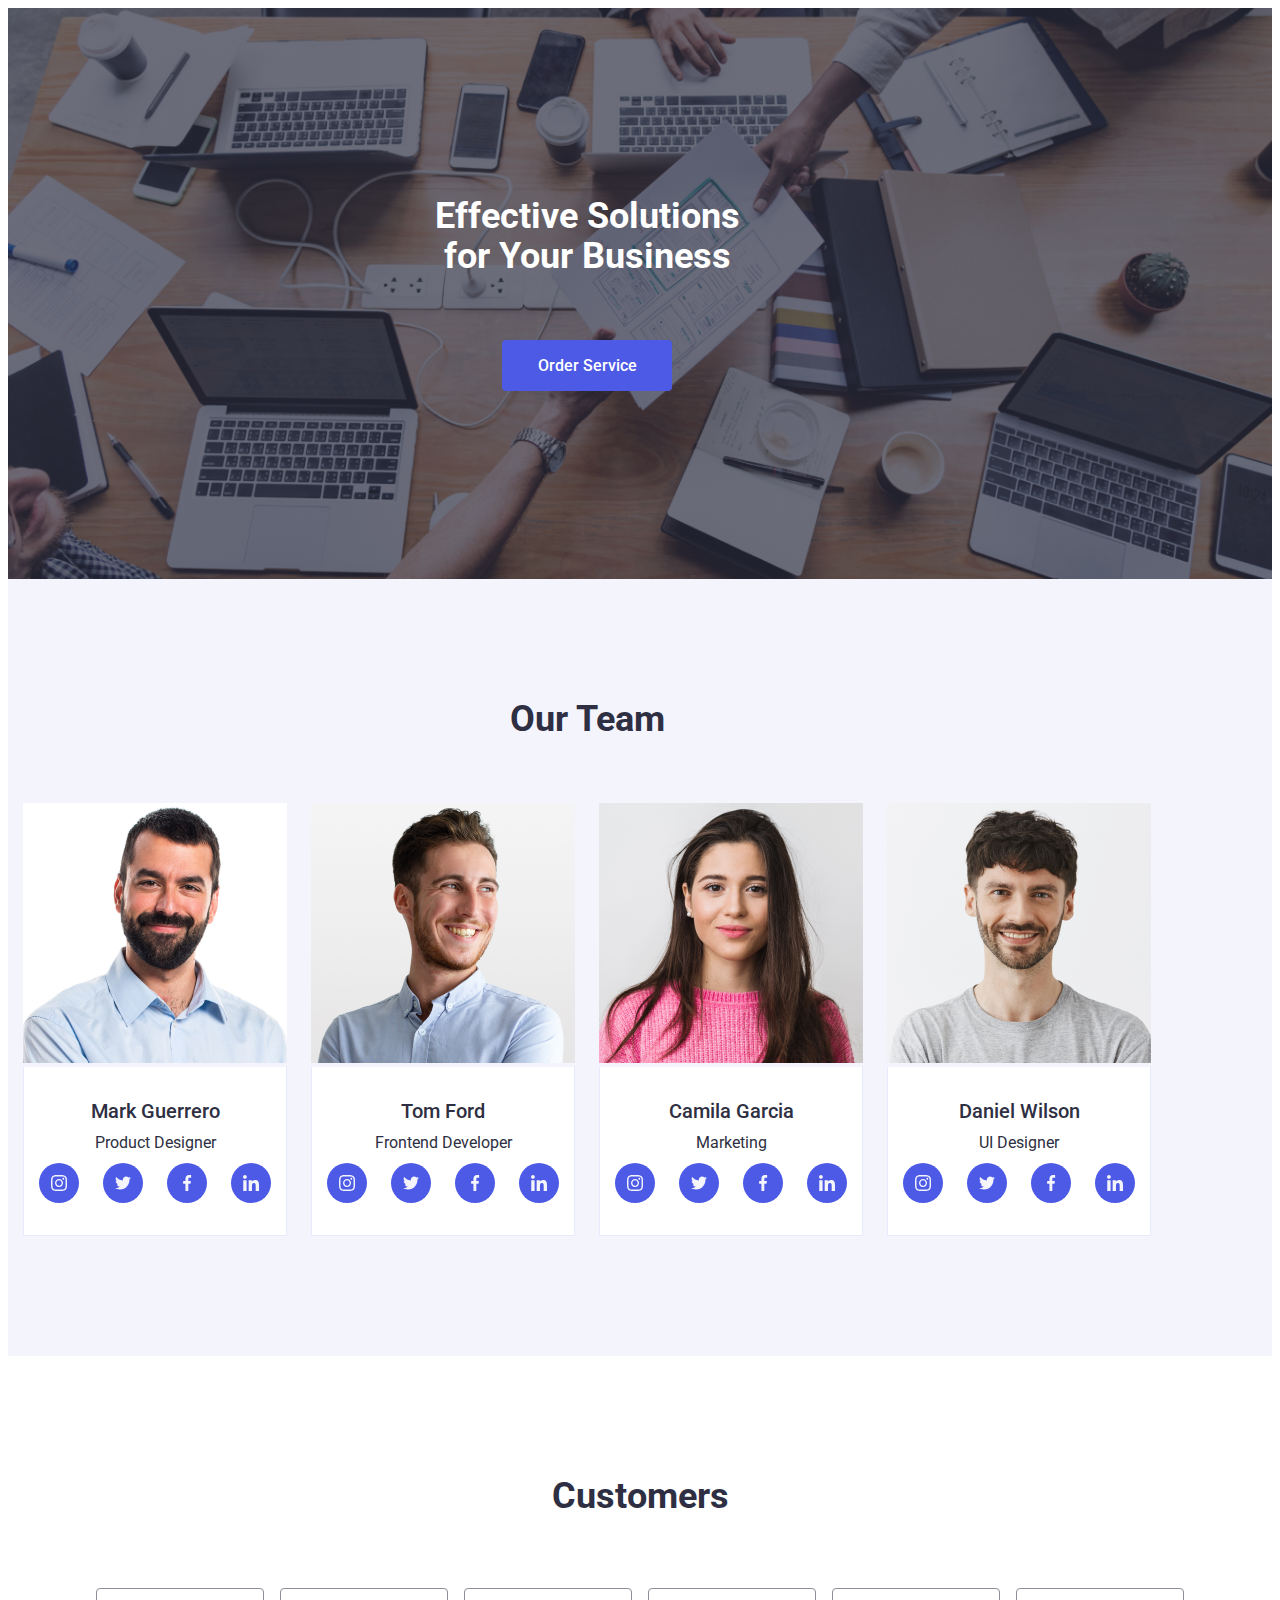
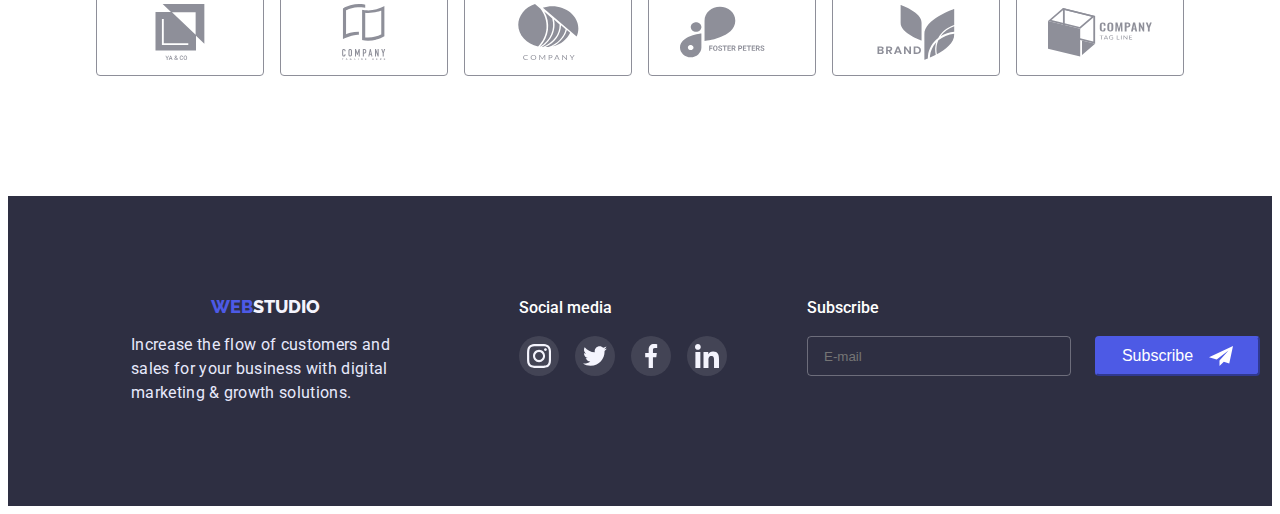
<file: index.html>
<!DOCTYPE html>
<html lang="en">
<head>
    <meta charset="UTF-8">
    <meta http-equiv="X-UA-Compatible" content="IE=edge">
    <meta name="viewport" content="width=device-width, initial-scale=1.0">
    <title>Document</title>
    <link rel="preconnect" href="https://fonts.googleapis.com"><link rel="preconnect" href="https://fonts.gstatic.com" crossorigin><link href="https://fonts.googleapis.com/css2?family=Raleway:wght@800&family=Roboto:wght@400;500;700&display=swap" 
    rel="stylesheet">
    <link rel="stylesheet" href="./css/styles.css">
    <link rel="stylesheet" href="./css/studio-mobile.css">
    <link rel="stylesheet" href="./css/studio-tablet.css">
    <link rel="stylesheet" href="./css/studio-desktop.css">
</head>
<body>
    
    <main>
<!-- <header class="header">
<div class="container">
    <nav class="header-navi">
    <a href="./index.html" class="header-logo">
        WEB<span class="span">STUDIO</span>
    </a>
    <ul class="links">
            <div class="active-page"><li class="header-link"><a href="./index.html" class="header-lin current "> <span class="studio-span"> Studio </span></a></li></div>
            
            <li class="header-link"><a href="./portfolio.html" class="header-lin">Portfolio</a></li>
            
            <li class="header-link"><a href="" class="header-lin">Contacts</a></li>

    </ul>
</nav>
        <ul class="contacts">
       <li> <a href="mailto:info@devstudio.com">info@devstudio.com</a></li>
       <li> <a href="tel:+110001111111">+11 (000) 111-11-11</a></li>
        </ul>
    </div>
</header> -->

<section class="hero">
    <div class="container hero-bg">
    <h1 class="hero-txt">
        Effective Solutions for Your Business
    </h1>
    <button name="button" class="hero-button" data-modal-open>
        Order Service
    </button>
</div>
</section>
<!-- <section class="work-ex">
    <div class="container">
    <h2 class="advantagex-txt visually-hidden">Advantages of working with us</h2>
    <ul class="advantages-punkts">
        <li class="advantages">
            <div class="adv-div">
                <svg class="advantaged-photo">
                    <use class="adv-svg" href="./images/symbol-defs.svg#icon-Group"></use>
                </svg>
            </div>
            <h3>Strategy</h3>
            <p class="txt">
                Our goal is to identify the business problem to walk away with the perfect and creative solution. 
            </p>
        </li>
        <li class="advantages">
            <div class="adv-div">
                <svg class="advantaged-photo">
                    <use class="adv-svg" href="./images/symbol-defs.svg#icon-clock-1"></use>
                </svg>
            </div>
            <h3>Punctuality</h3>
            <p class="txt">
                Bring the key message to the brand's audience for the best price within the shortest possible time. 
            </p>
        </li>
        <li class="advantages">
            <div class="adv-div">
                <svg class="advantaged-photo">
                    <use class="adv-svg" href="./images/symbol-defs.svg#icon-diagram-1"></use>
                </svg>
            </div>
            <h3>Diligence</h3>
            <p class="txt">
                Research and confirm brands that present the strongest digital growth opportunities and minimize risk.
            </p>
        </li>
        <li class="advantages adv-t">
            <div class="adv-div">
                <svg class="advantaged-photo">
                    <use class="adv-svg" href="./images/symbol-defs.svg#icon-astronaut-1"></use>
                </svg>
            </div>
            <h3>Technologies</h3>
            <p class="-txt">
                Design practice focused on digital experiences. We bring forth a deep passion for problem-solving. 
            </p>
        </li>
    </ul>
</div>
</section> -->

<section class="Our-Spec">
    <div class="container">
    <h2 class="what-doing">What are we doing</h2>
    <ul class="worksis">
        <li class="workses">
            <img src="./images/img1.png" alt="work-example" width="360">
        </li>
        <li class="workses">
            <img src="./images/img2.png" alt="work-example" width="360">
        </li>
        <li class="workses">
            <img src="./images/img3.png" alt="work-example" width="360">
        </li>
    </ul>
</div>
</section>

<section class="team">
    <div class="container">
    <h2 class="Our-Team">Our Team</h2>
    <div class="team-cont">
    <ul class="worklist">
            <li class="worklistt">
               <img src="./images/imgg1.png" alt="member of the team 1" width="264"> 
               <div class="div-container"><h3>Mark Guerrero</h3>
               <p class="Mark">Product Designer</p>
            <ul class="team-list">
                <li class="team-punkts"><a href="" class="team-link">
                    <svg class="team-icon"width="16"height="16">
                        <use href="./images/symbol-defs.svg#icon-instagram-1"></use>
                    </svg>
                </a></li>
                <li class="team-punkts"><a href="" class="team-link"><svg class="team-icon"width="16"height="16">
                    <use href="./images/symbol-defs.svg#icon-twitter"></use>
                </svg></a></li>
                <li class="team-punkts"><a href="" class="team-link"><svg class="team-icon"width="16"height="16">
                    <use href="./images/symbol-defs.svg#icon-facebook"></use>
                </svg></a></li>
                <li class="team-punkts"><a href="" class="team-link"><svg class="team-icon"width="16"height="16">
                    <use href="./images/symbol-defs.svg#icon-linkedin"></use>
                </svg></a></li>
            </ul>
            </div>
            </li>
            <li class="worklistt">
                <img src="./images/imgg2.png" alt="member of the team 2" max-width="264">
                <div class="div-container"><h3>Tom Ford</h3>
                <p class="Tom">Frontend Developer</p>
                <ul class="team-list">
                    <li class="team-punkts"><a href="" class="team-link">
                        <svg class="team-icon"width="16"height="16">
                            <use href="./images/symbol-defs.svg#icon-instagram-1"></use>
                        </svg>
                    </a></li>
                    <li class="team-punkts"><a href="" class="team-link"><svg class="team-icon"width="16"height="16">
                        <use href="./images/symbol-defs.svg#icon-twitter"></use>
                    </svg></a></li>
                    <li class="team-punkts"><a href="" class="team-link"><svg class="team-icon"width="16"height="16">
                        <use href="./images/symbol-defs.svg#icon-facebook"></use>
                    </svg></a></li>
                    <li class="team-punkts"><a href="" class="team-link"><svg class="team-icon"width="16"height="16">
                        <use href="./images/symbol-defs.svg#icon-linkedin"></use>
                    </svg></a></li>
                </ul>
            </div>
            </li>
            <li class="worklistt">
                <img src="./images/imgg3.png" alt="member of the team 3" width="264">
                <div class="div-container"><h3>Camila Garcia</h3>
                <p class="Camila">Marketing</p>
                <ul class="team-list">
                    <li class="team-punkts"><a href="" class="team-link">
                        <svg class="team-icon"width="16"height="16">
                            <use href="./images/symbol-defs.svg#icon-instagram-1"></use>
                        </svg>
                    </a></li>
                    <li class="team-punkts"><a href="" class="team-link"><svg class="team-icon"width="16"height="16">
                        <use href="./images/symbol-defs.svg#icon-twitter"></use>
                    </svg></a></li>
                    <li class="team-punkts"><a href="" class="team-link"><svg class="team-icon"width="16"height="16">
                        <use href="./images/symbol-defs.svg#icon-facebook"></use>
                    </svg></a></li>
                    <li class="team-punkts"><a href="" class="team-link"><svg class="team-icon"width="16"height="16">
                        <use href="./images/symbol-defs.svg#icon-linkedin"></use>
                    </svg></a></li>
                </ul>
            </div>
            </li>
            <li class="worklistt">
                <img src="./images/imgg4.png" alt="member of the team 4" width="264">
                <div class="div-container"><h3>Daniel Wilson</h3>
                <p class="Daniel">UI Designer</p>
                <ul class="team-list">
                    <li class="team-punkts"><a href="" class="team-link">
                        <svg class="team-icon"width="16"height="16">
                            <use href="./images/symbol-defs.svg#icon-instagram-1"></use>
                        </svg>
                    </a></li>
                    <li class="team-punkts"><a href="" class="team-link"><svg class="team-icon"width="16"height="16">
                        <use href="./images/symbol-defs.svg#icon-twitter"></use>
                    </svg></a></li>
                    <li class="team-punkts"><a href="" class="team-link"><svg class="team-icon"width="16"height="16">
                        <use href="./images/symbol-defs.svg#icon-facebook"></use>
                    </svg></a></li>
                    <li class="team-punkts"><a href="" class="team-link"><svg class="team-icon"width="16"height="16">
                        <use href="./images/symbol-defs.svg#icon-linkedin"></use>
                    </svg></a></li>
                </ul>
            </div>
            </li>
    </ul>
</div>
</div>
</section>

<section class="customers">
    <div class="cus-cont">
    <h2 class="customers-txt">Customers</h2>
    <ul class="customers-list">
        <li class="customers-penkts"><a href="" class="customers-link">
            <svg class="customers-card">
                <use href="./images/symbol-defs.svg#icon-group-1"></use>
            </svg>
        </a></li>
        <li class="customers-penkts"><a href="" class="customers-link">
            <svg class="customers-card">
                <use href="./images/symbol-defs.svg#icon-group-2"></use>
            </svg>
        </a></li>
        <li class="customers-penkts"><a href="" class="customers-link">
            <svg class="customers-card">
                <use href="./images/symbol-defs.svg#icon-group-3"></use>
            </svg>
        </a></li>
        <li class="customers-penkts"><a href="" class="customers-link">
            <svg class="customers-card">
                <use href="./images/symbol-defs.svg#icon-group-4"></use>
            </svg>
        </a></li>
        <li class="customers-penkts"><a href="" class="customers-link">
            <svg class="customers-card">
                <use href="./images/symbol-defs.svg#icon-group-5"></use>
            </svg>
        </a></li>
        <li class="customers-penkts"><a href="" class="customers-link">
            <svg class="customers-card">
                <use href="./images/symbol-defs.svg#icon-group-6"></use>
            </svg>
        </a></li>
        </div>
        </ul>
</section>

</main>

<footer class="footer">
    <div class="container main-cont">
        <div class="logo-cont">
                
            <a href="index.html" class="footer-link">
        WEB<span class="span-two">STUDIO</span>
    </a>
    <p class="footer-text">Increase the flow of customers and  sales for your business with digital marketing & growth solutions.</p>
</div>

        <div class="none-cont">
        <div class="link-cont">
            <h3 class="footer-txt">Social media</h3>
        <ul class="footer-list">
        <li class="footer-punkts"><a href="" class="footer-linke">
            <svg class="footer-icon"width="24"height="24">
                <use href="./images/symbol-defs.svg#icon-instagram-1"></use>
            </svg>
        </a></li>
        <li class="footer-punkts"><a href="" class="footer-linke"><svg class="footer-icon"width="24"height="24">
            <use href="./images/symbol-defs.svg#icon-twitter"></use>
        </svg></a></li>
        <li class="footer-punkts"><a href="" class="footer-linke"><svg class="footer-icon"width="24"height="24">
            <use href="./images/symbol-defs.svg#icon-facebook"></use>
        </svg></a></li>
        <li class="footer-punkts"><a href="" class="footer-linke"><svg class="footer-icon"width="24"height="24">
            <use href="./images/symbol-defs.svg#icon-linkedin"></use>
        </svg></a></li>
    </ul>
</div>



    
        <div class="foot-sube">
        <p class="sub-text">Subscribe</p>
        <div class="sub-two-cont">
        <input type="email" class="foot-input" name="user-mail" placeholder="E-mail">

    
    <button type="submit" class="sub-btn">
         Subscribe
        <svg class="sub-svg" width="24px" height="24px">
            <use href="./images/symbol-defs.svg#icon-Frame" class="sub-use"></use>
        </svg>
    </button>
</div>
    </div> 
</div>

    

</div>
</footer>

<!-- <div class="backdrop is-hidden" data-modal>
    <div class="modal">
        <button type="button" class="modal-close" data-modal-close>
            <svg class="modal-btn">
                <use href="./images/symbol-defs.svg#icon-close-black-18dp-2-1-1"></use>
            </svg>
        </button>
        <p class="modal-text">Leave your contacts and we will call you back</p>
        <form class="modal-form">
            <div class="modal-cont modal-cont-one">
            <label for="name" class="modal-label ">Name</label>
            <div class="input-wrap">
            <input 
            type="text" 
            class="modal-input top-input" 
            name="user-name"
            required
            id="name">
            <svg class="input-svg" width="18px" height="18px">
                <use href="./images/symbol-defs.svg#icon-person-black" class="input-use"></use>
            </svg>
        </div>
        </div>

        <div class="modal-cont">
            <label for="tell" class="modal-label">Phone</label>
            <div class="input-wrap">
            <input 
            type="tel" 
            class="modal-input"
            name="user-email"
            required
            id="tell">
            <svg class="input-svg" width="18px" height="24px">
                <use href="./images/symbol-defs.svg#icon-phone-black" class="input-use"></use>
            </svg>
        </div>
        </div>
            
        <div class="modal-cont mail-modal-cont">
            <label for="maill" class="modal-label">Email</label>
            <div class="input-wrap">
            <input type="email" 
            class="modal-input" 
            name="user-tel"
            id="maill">
            <svg class="input-svg" width="18px" height="24px">
                <use href="./images/symbol-defs.svg#icon-email-black" class="input-use"></use>
            </svg>
        </div>
        </div>
            
        <div class="modal-cont">
            <label for="comment" class="modal-label">Comment</label>
            <textarea name="" id="" class="modal-area" placeholder="Text input" id="comment"></textarea>
        </div>
        <div class="check-cont">
        <input type="checkbox" name="privacy" id="privacy" value="true" class="input-check visually-hidden">
        <label for="privacy" class="privacy-label">
            <span>
                <svg class="check-icon" width="10" height="8">
                    <use href="./images/symbol-defs.svg#icon-Vector"></use>
                </svg>
            </span>
            I accept the terms and conditions of the<a href="" class="privacy-link">Privacy Policy</a>
        </label>
    </div>
            
            <button type="submit" class="submit-btn">Send</button>
        </form>
    </div> -->
</div>
<script src="./js/modal.js"></script>
</body>
</html>
</file>
<file: css/styles.css>
:root{
    --navy-color: #2E2F42;
    --iris-color: #4D5AE5;
    --cloud-color: #F4F4FD;
    --flower-color: #E7E9FC;
    --white-color: #FFFFFF;
    --slate-color: #434455;
    --ocean-color: #404BBF;
    --grean-color: #31D0AA;
    --light-slate:#8E8F99;
    --modal-color:#FCFCFC;
}

p,h1,h2,h3,h4,h5,h6{
    margin: 0;
}

ul,ol{
    margin: 0;
    padding-left: 0;
}

*{
    box-sizing: border-box;
}

img{
    width: 100%;
    height: auto;

}

.header{
    padding-top: 24px;
    padding-bottom: 24px;
    border-bottom: 1px solid #E7E9FC;
}

.container{
    /* width: 1158px; */
    padding-left: 15px;
    padding-right: 15px;
    margin-left: auto;
    margin-right: auto;
}

body{
    font-family: "Roboto" , sans-serif;
}

.header-navi{
    display: flex;
}

.header > .container{
    display: flex;
}

.header a{
    text-decoration: none;
    list-style: none;
}

.header-logo :focus{
    color:var(--iris-color);
}

.header-logo{
    color:var(--iris-color);
    font-family: 'Raleway';
    font-weight: 800;
    font-size: 18px;
    line-height: calc(24/18);
    margin-right: 76px;
}

.links{
    display: flex;
    gap: 40px;
}

.header-link{
    list-style: none;
}

.header-lin{
    position: relative;
}

.current::after{
    content: '';
    position: absolute;
    width: 100%;
    height: 4px;
    background-color: var(--ocean-color);
    left: 0;
    bottom: -27px;
    border-radius: 2px;

}

.links span{
    color: var(--ocean-color);
}

.links a{
    transition: color 250ms cubic-bezier(0.4, 0, 0.2, 1);
}

.links a:hover,
.links a:focus{
    color: var(--ocean-color);
}

.header-link a{
    list-style: none;
    color: var(--navy-color);
    font-weight: 500;
    font-size: 16px;
    line-height: calc(24/16);
}

.span{
    color:var(--navy-color);
}


.contacts a{
    color: var(--slate-color);
    font-weight: 400;
font-size: 16px;
line-height:calc(24/16);
transition: color 250ms cubic-bezier(0.4, 0, 0.2, 1);
}

.contacts{
    list-style: none;
    display: flex;
    margin-left: auto;
    gap: 40px;
    
}

.contacts a:hover,
.contacts a:focus{
    color:var(--iris-color);
}

.header-tel :hover,
.header-tel :focus{
    color:var(--iris-color);
}

/* ------------------------------------------ */

.hero-txt{
    color: var(--white-color);
    font-weight: 700;
    font-size: 36px;
    line-height: 40px;
    width: 340px;
margin-right: auto;
margin-left: auto;
text-align: center;
}

.hero{
    background-color: var(--navy-color);
    padding-top: 188px;
    padding-bottom: 188px;
    margin-left: auto;
    margin-right: auto;
    
}

.hero{    
    background-image: linear-gradient(rgba(46, 47, 66, 0.7),rgba(46, 47, 66, 0.7)), url(../images/hero-phon.png);
    background-repeat: no-repeat;
    background-position: center;
    background-size: cover;
    width: auto;
    padding-left: 0;
    padding-right: 0;
}
.hero-button:hover{
    background-color:var(--ocean-color) ;
}

.hero-button{
background-color:var(--iris-color);
color: var(--white-color);
height: 51px;
width: 170px;
font-family: inherit;
cursor: pointer;
font-weight: 500;
font-size: 16px;
line-height: calc(24/16);
border-radius: 4px;
border: 0px;
margin: 64px auto 0 ;
display: block;
transition: background-color 250ms cubic-bezier(0.4, 0, 0.2, 1) ;
margin-left: auto;
margin-right: auto;
}

/* ---------------------------------------------------- */

.work-ex{
    padding-top: 96px;
    padding-bottom: 96px;
}

.adv-div {
    background: var(--cloud-color);
    border-radius: 4px;
    margin-bottom: 8px;
    height: 112px;
    display: flex;
    align-items: center;
    justify-content: center;
}

.advantaged-photo {
    display: flex;
    align-items: center;
    justify-content: center;
    width: 64px;
    height: 64px;
}

.advantages-punkts{
    list-style: none;
    /* display: flex; */
}

.advantages-punkts h{
    font-weight: 500;
font-size: 20px;
line-height: calc(24/20);
}

.advantages{
    margin-right: 24px;
}

.advantages h3{
    margin-bottom: 8px;
}

.advantages-punkts li {
    color: var(--navy-color);
    width: calc((100%-72)/4);
}

.adv-t{
    margin: 0;
}

.advantages-punkts p{
    color: var(--navy-color);
    font-weight: 400;
font-size: 16px;
line-height: calc(24/16);
}

/* ------------------------------------------- */

.Our-Spec{
    display: none;
}




/* -------------------------------------------- */

.team{
    background-color: var(--cloud-color);
    padding-top: 96px;
    padding-bottom: 128px;
    padding-left: auto;
    padding-right: auto;
}

.Our-Team{
    color: var(--navy-color);
    font-weight: 700;
font-size: 36px;
line-height: calc(40/36);
text-align: center;
}

.worklist{
    list-style: none;
    align-items: center;
    text-align: center;
}

.worklistt{
    margin-top: 72px;
    width: auto;
    justify-content: center;
    max-width: 264px;
}

.worklist li{
    color: var(--navy-color);
}

.worklistt h3{
    text-align: center;
}

.worklistt p{
    margin-top: 8px;
    text-align: center;
}
.worklistt img{
    height: auto;
}

.worklist h3{
    font-weight: 500;
font-size: 20px;
line-height: calc(24/20);
}

.worklist p {
    color: var(--navy-color);
    font-weight: 400;
font-size: 16px;
line-height: calc(24/16);
margin-bottom: 8px;

}

.div-container{
    background-color: var(--white-color);
    padding-top: 32px;
    padding-bottom: 32px;
    border-bottom: 1px solid #E7E9FC;
    border-left: 1px solid #E7E9FC;
    border-right: 1px solid #E7E9FC;
}

.team-list {
    display: flex;
    justify-content: center;
    gap: 24px;
    list-style: none;
}

.team-punkts {
 width: 40px;
 height: 40px;
}

.team-link:hover,
.team-link:focus{
    background-color: var(--ocean-color);
}

.team-link {
    display: flex;
    align-items: center;
    justify-content: center;
    width: 100%;
    height: 100%;
    background-color: var(--iris-color);
    border-radius: 50%;
    transition: background-color 250ms cubic-bezier(0.4, 0, 0.2, 1);
}

.team-icon{
    fill: var(--cloud-color);
}

/* ------------------------------------------------- */

.customers {
padding-top: 96px;
padding-bottom: 96px;
width: 100%;
}

.customers-txt {
    text-align: center;
    color: var(--navy-color);
    margin-bottom: 72px;
    font-weight: 700;
font-size: 36px;
line-height: 40px;
}

.customers-list {
list-style: none;
display: flex;
flex-wrap: wrap;
row-gap: 72px;
column-gap: 16px;
align-items: center;
justify-content: center;

}

.customers-link{
    display: flex;
    justify-content: center;
    align-items: center;
    width: 100%;
    height: 100%;
}

.customers-penkts {
    border: 1px solid #8E8F99;
    border-radius: 4px;
    height: 88px;
    width: 45%;
}
.customers-link,.customers-card,.customers-penkts{
    transition: fill 250ms cubic-bezier(0.4, 0, 0.2, 1), border-color 250ms cubic-bezier(0.4, 0, 0.2, 1);
}

.customers-link:hover .customers-card, 
.customers-link:focus .customers-card{

    fill: var(--ocean-color);
}

.customers-penkts:hover,
.customers-penkts:focus{
    border: 1px solid var(--ocean-color);
}

.customers-card{
 align-items: center;
 justify-content: center;
 height: 56px;
 width: 104px;
 fill: var(--light-slate);
}

/* ------------------------------------------------ */

.footer{
    background-color: var(--navy-color);
    padding-top: 96px;
    padding-bottom: 96px;
    height: auto;
    text-align: center;
    align-items: center;
    width: 100%;
}


.footer-link :focus{
    color:var(--iris-color);

}

.span-two{
    color: var(--cloud-color);
}

.footer-text{
    color: var(--flower-color);
    font-weight: 400;
    font-size: 16px;
    line-height: calc(24/16);
    margin-top: 16px;
    margin-right: auto;
    margin-left: auto;
    width: 268px;
    text-align: left;
    letter-spacing: 0.02em;
}
.logo-cont{
    display: block;
    /* float: left; */
    /* text-align: center; */
    text-align: center;
}

.footer-link{
    color:var(--iris-color);
    font-family: 'Raleway';
    font-weight: 800;
    font-size: 18px;
    line-height: calc(21/18);
    text-decoration: none;
}

/* .foot-link{
    margin-left: 120px;
    float: left;
} */

.footer-txt {
    color: var(--white-color);
    font-weight: 500;
    font-size: 16px;
    line-height: 24px;
    margin-top: 72px;
    margin-bottom: 16px;
}

.footer-list {
    list-style: none;
    display: flex;
    gap: 16px;
    align-items: center;
    justify-content: center;
}

.footer-punkts {
 background: rgba(255, 255, 255, 0.1);;
 border-radius: 50%;
 width: 40px;
 height: 40px;
 display: flex;
 align-items: center;
 justify-content: center;
 transition: background-color 250ms cubic-bezier(0.4, 0, 0.2, 1);
}

.footer-punkts:hover,
.footer-punkts:focus{
    background-color: var(--grean-color);
}

.footer-linke {
    display: flex;
    align-items: center;
    justify-content: center;
    width: 100%;
    height: 100%;
}

.footer-icon {
    fill: var(--cloud-color);
}


.sub-text {
    font-weight: 500;
font-size: 16px;
line-height: 24px;
color: var(--white-color);
margin-top: 72px;
margin-bottom: 16px;
text-align: center;
}

.foot-input {
    background-color: transparent;
    border: 1px solid rgba(255, 255, 255, 0.3);
    border-radius: 4px;
    height: 40px;
    min-width: 264px;
    color: var(--white-color);
    padding-left: 16px;
    width: 100%;
}

.sub-btn{
    display: flex;
    gap: 16px;
    align-items: center;
    justify-content: center;
    margin: 0 auto;
    width: 165px;
height: 40px;
font-weight: 500;
font-size: 16px;
line-height: 24px;
border-radius: 4px;
background-color: var(--iris-color);
border-color: var(--iris-color);
color: var(--white-color);
margin-top: 16px;
}



.foot-sube{
    /* float: left;
    margin-left: 80px; */
}

.foot-int-btn{
    /* display: flex;
    gap: 24px; */
}

.sub-svg{
    fill: var(--white-color);
    /* margin-left: 16px; */
}
/* ---------------------------------------------------- */
.visually-hidden {
    position: absolute;
      white-space: nowrap;
      width: 1px;
      height: 1px;
      overflow: hidden;
      border: 0;
      padding: 0;
      clip: rect(0 0 0 0);
      clip-path: inset(50%);
      margin: -1px;
  } 

  .backdrop{
    position: fixed;
    top: 0;
    width: 100%;
    height: 100%;
    opacity: 1;
    background-color:  rgba(46, 47, 66, 0.4);
    transition: opacity 250ms cubic-bezier(0.4, 0, 0.2, 1), visibility 250ms cubic-bezier(0.4, 0, 0.2, 1);
}

.modal {
    position: absolute;
    width: 408px;
    background-color: var(--modal-color);
    border-radius: 4px;
    top: 50%;
    left: 50%;
    transform: translate(-50%, -50%) scale(1) skew(360deg);
    transition: transform 250ms cubic-bezier(0.4, 0, 0.2, 1);
    padding: 72px 24px 24px;
}

.backdrop.is-hidden .modal{
    transform: translate(-50%, -50%) scale(0) skew(90deg); 

}
.modal-form .modal-cont-one{
    margin: 0;
}

.modal-close {
    position: absolute;
    border: 1px solid rgba(0, 0, 0, 0.1);
    border-radius: 50%;
    width: 24px;
    height: 24px;
    right: 24px;
    top: 24px;
    cursor: pointer;
    transition:  background-color 250ms cubic-bezier(0.4, 0, 0.2, 1), fill 250ms cubic-bezier(0.4, 0, 0.2, 1);
}

.modal-btn {
    width: 8px;
    height: 8px;
}

.modal-close:hover {
    background-color: var(--ocean-color);
}

.modal-close:hover .modal-btn{
    fill: var(--white-color);
}

.modal-text{
font-weight: 500;
font-size: 16px;
line-height: 24px;
text-align: center;
letter-spacing: 0.02em;
color: var(--navy-color);
margin-bottom: 6px;
} 

.modal-input{
    width: 100%;
    height: 40px;
    background-color: transparent;
    border: 1px solid rgba(33, 33, 33, 0.2);
    border-radius: 4px;
    padding-left: 38px;
}

.modal-input:focus{
    border-color: var(--iris-color);
    outline: none;
}

.modal-input:focus + .input-svg{
    fill: var(--iris-color);
}

.modal-area{
    width: 100%;
    min-height: 120px;
    margin-top: 4px;
    background-color: transparent;
    border: 1px solid rgba(33, 33, 33, 0.2);
    border-radius: 4px;
    outline: none;
    resize: none;
    padding-top: 8px;
    padding-left: 16px;
    padding-right: 16px;
    margin-bottom: 16px;
    
}

.modal-cont{
    margin-top: 8px;
}

.modal-area::placeholder{
    font-family: 'Roboto';
    font-style: normal;
    font-weight: 400;
    font-size: 12px;
    line-height: 16px;


}

.modal-area:focus{
    border-color: var(--iris-color);
}

.submit-btn{
    width: 169px;
    height: 56px;
    box-shadow: 0px 4px 4px rgba(0, 0, 0, 0.15);
    border-radius: 4px;
    border-color: var(--iris-color);
    background-color: var(--iris-color);
    color: var(--white-color);
    margin-top: 24px;
    cursor: pointer;
    margin: 0 auto;
    display: block;
}

.modal-label{
    font-weight: 400;
    font-size: 12px;
    line-height: 14px;
    color: var(--light-slate);
}

.modal-form .mail-modal-cont{
    margin-bottom: 8px;    
}

.input-svg{
    position: absolute;
    left: 16px;
    top: 50%;
    transform: translateY(-50%);
}

.input-wrap{
    position: relative;
    margin-top: 4px;
}

.privacy-label{
    font-weight: 400;
font-size: 12px;
line-height: 16px;
color: var(--light-slate);
display: flex;
}

.privacy-link{
    color: var(--iris-color);
}

.privacy-label span {
    width: 16px;
    height: 16px;
    border: 1.25px solid black;
    border-radius: 2px;
    display: block;
    margin-right: 7px;
    display: flex;
    align-items: center;
    justify-content: center;
    fill: transparent;
}

.input-check:checked + .privacy-label span{
    background-color: var(--ocean-color);
    border: none;
    fill: var(--cloud-color);
}

.check-cont{
    margin-bottom: 24px;
}

.is-hidden{
    opacity: 0;
    visibility: hidden;
    pointer-events: none;
}
</file>
<file: css/studio-mobile.css>
@media screen and (min-width:480px) {
    .container{
        width: 428px;
        
    }

    .Our-Spec{display: none;}

    .worklist{
        display: flex;
        flex-wrap: wrap;
        justify-content: center;
    }
    .customers-penkts{
        width: 190px;
    }
.footer{
    width: 100%;
}

.customers-penkts{
    width: 190px;

}

.customers-list{
    width: 470px;
    margin-left: auto;
    margin-right: auto;
}

.cus-cont{
    padding-left: auto;
    padding-right: auto;
}
}
</file>
<file: css/studio-tablet.css>
@media screen and (min-width:768px) {
    .container{
        width: 760px;
    }
    .Our-Spec{
        display: none;
    }

    .worklist{
        display: flex;
        flex-wrap: wrap;
        column-gap: 24px;
        align-items: center;
        justify-content: center;
    }
    .worklistt{
        margin-top: 64px;
    }

    .team{
        padding-bottom: 104px;
    }   

    .customers-list{
        width:auto;
        max-width: 800px;
        margin-left: auto;
        margin-right: auto;
    }

    .logo-cont{
        float: left;
        padding-left: 108px;
    }

    .container{
        margin: 0;
    }

    .footer{
        padding-top: 96px;
        height: 464px;
    }

    .link-cont{
        float: left;
        margin-left: 24px;
    }

    .footer-list{
        display: flex;
        float: left;
 
    }

    .footer-txt{
        margin-bottom: 16px;
        margin-top: 0;
    }

    .footer-txt{
        text-align: left;

    }

    .foot-input{
        width: 264px;

    }

    .sub-two-cont{
        display: flex;
        gap: 24px;
    }

    .sub-text{
        text-align: left;
    }


    .foot-int-btn{
        display: flex;
    }

    .sub-btn{
        margin: 0;
    }

    .foot-sube{
       float: left;
        padding-left: 108px;
    }
}
</file>
<file: css/studio-desktop.css>
@media screen and (min-width:1200px){
    
    .container{
        width: 1158px;
    }
    .Our-Spec{
        padding-bottom: 120px;
    }
    
    .what-doing{
    color: var(--navy-color);
    text-transform: capitalize;
    font-weight: 700;
    font-size: 36px;
    line-height: calc(40/36);
    margin-bottom: 72px;
    padding-top: 120px;
    text-align: center;
    }
    
    .worksis{
        list-style: none;
        display: flex;
        gap: 24px;
    }
    

    .team{
        padding-top: 120px;
        padding-bottom: 120px;
    }
    
    .worklist{
        display: flex;
        flex-wrap: wrap;
        column-gap: 24px;
        align-items: center;
        justify-content: center;
    }



    .customers-penkts{
        width: 168px;
    }

    .customers{
        padding-top: 120px;
        padding-bottom: 120px;
    }

    .customers-list{
        width: 100%;
        min-width: 1100px;
        margin-left: auto;
        margin-right: auto;
    }

    .footer{
        padding-top: 100px;
        padding-bottom: 100px;
        height: 310px;
    }

    .foot-sube{
padding: 0;
margin-left: 80px;


    }

    .sub-text{
        margin-top: 0;
    }
    .footer-txt{
        margin: 0 auto;
    }
    .foot-link{
    margin-left: 120px;
    float: left;
}

.footer-list{
    margin-top: 16px;
    margin-left: auto;
}

    .link-cont{
        margin-left: 120px;
    }
    
    .none-cont{
        display: flex;
    }
}
</file>
